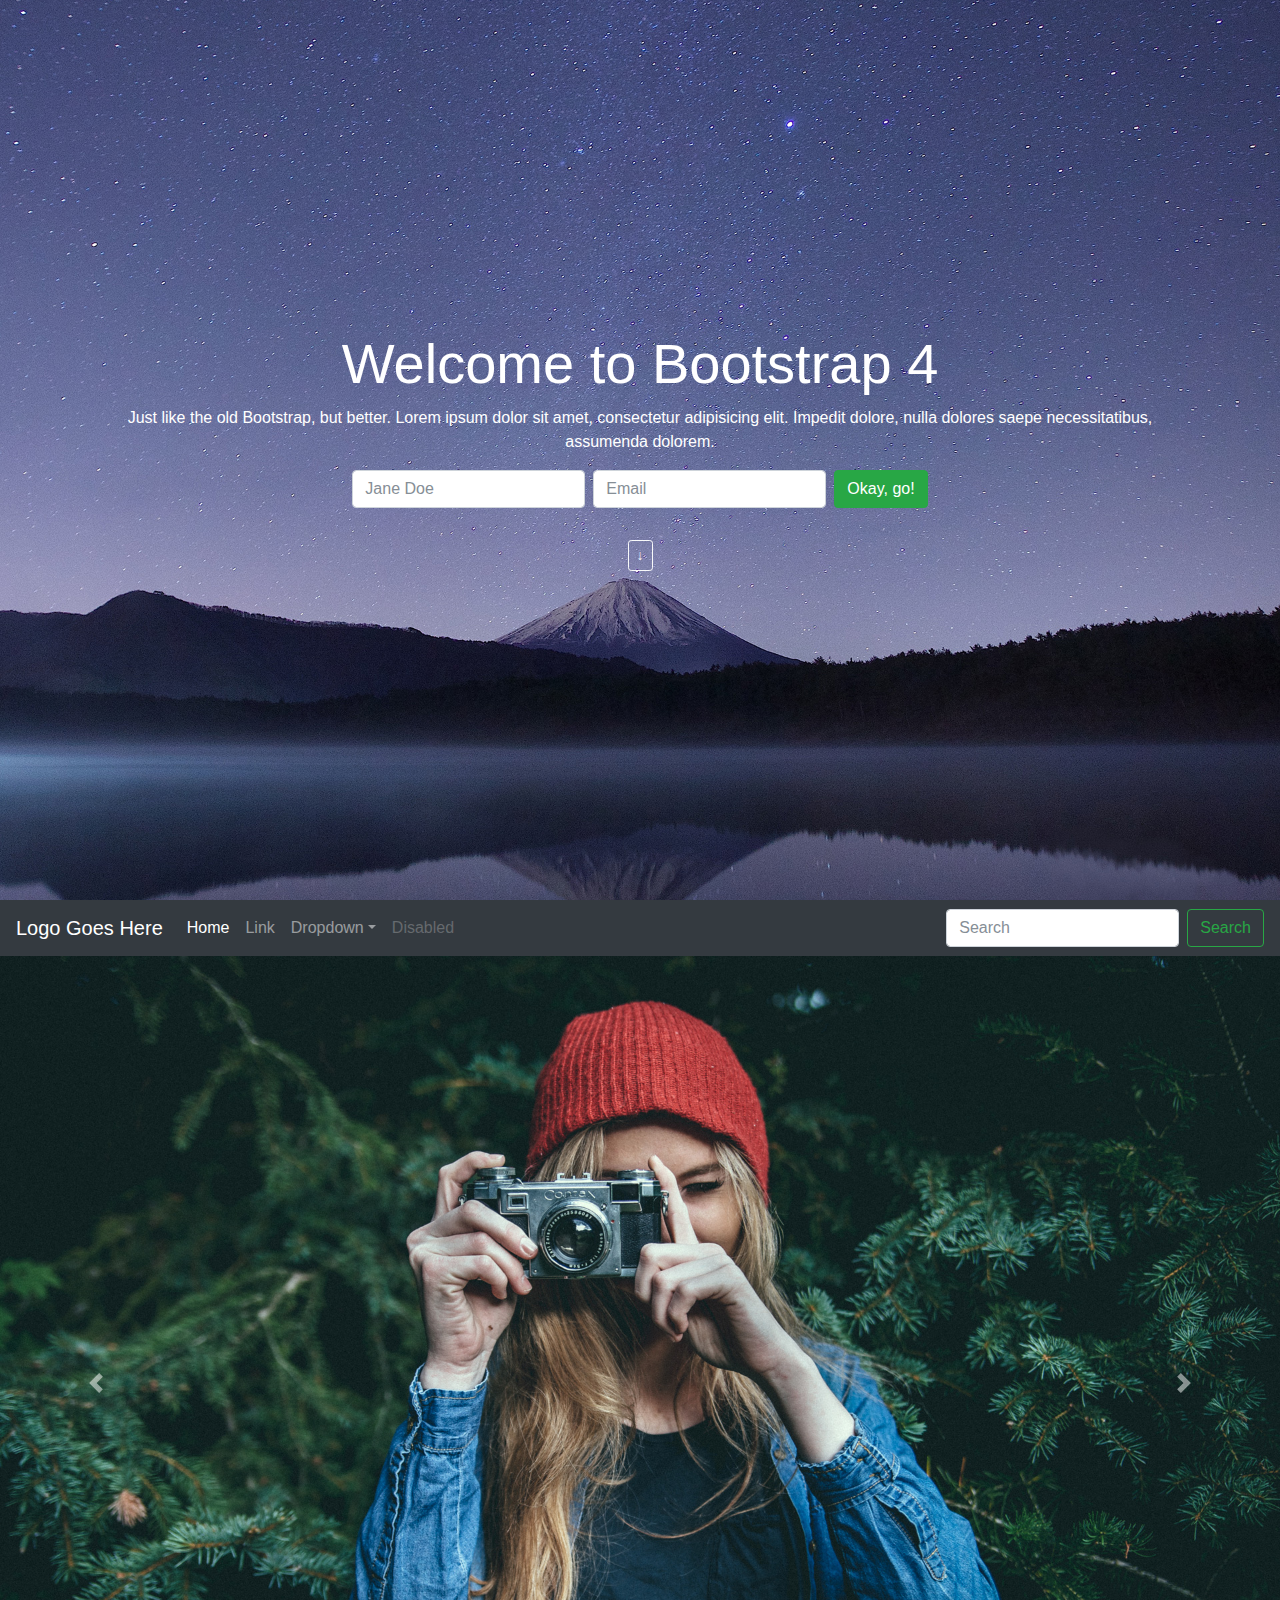
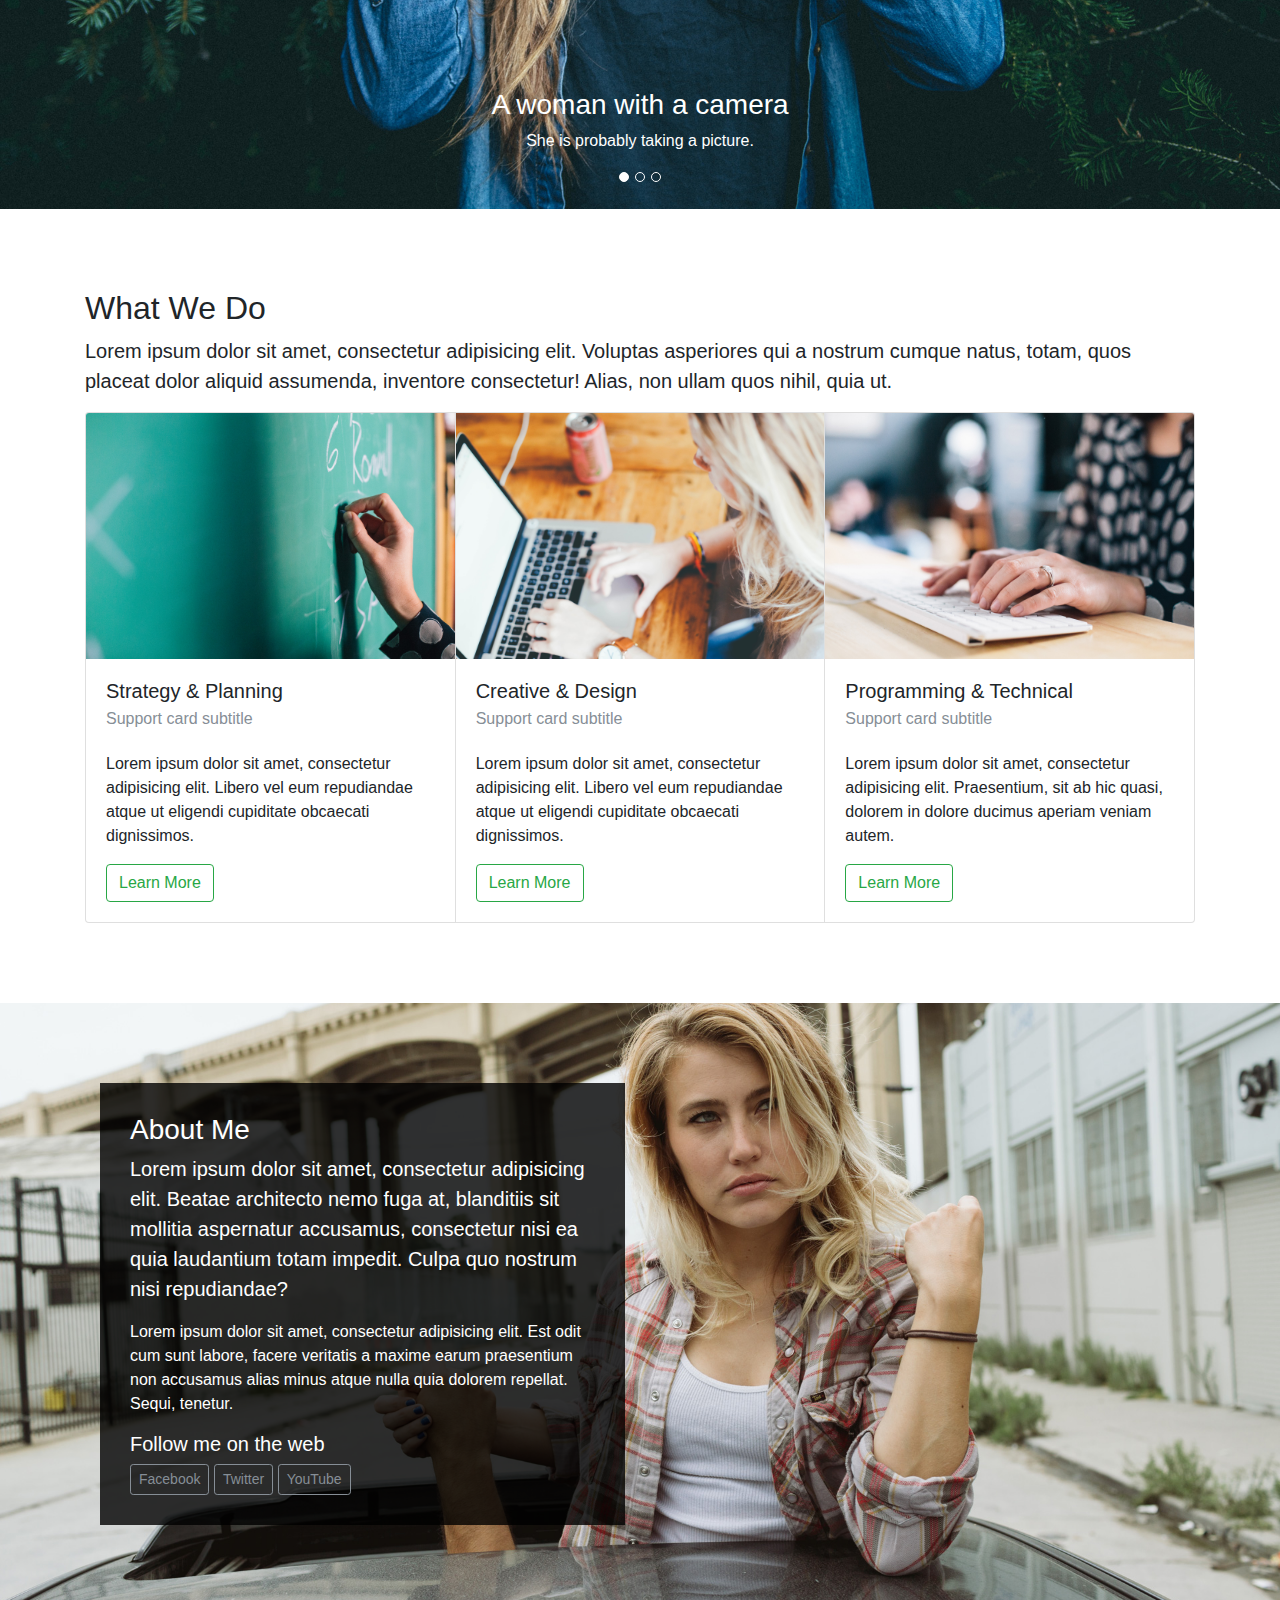
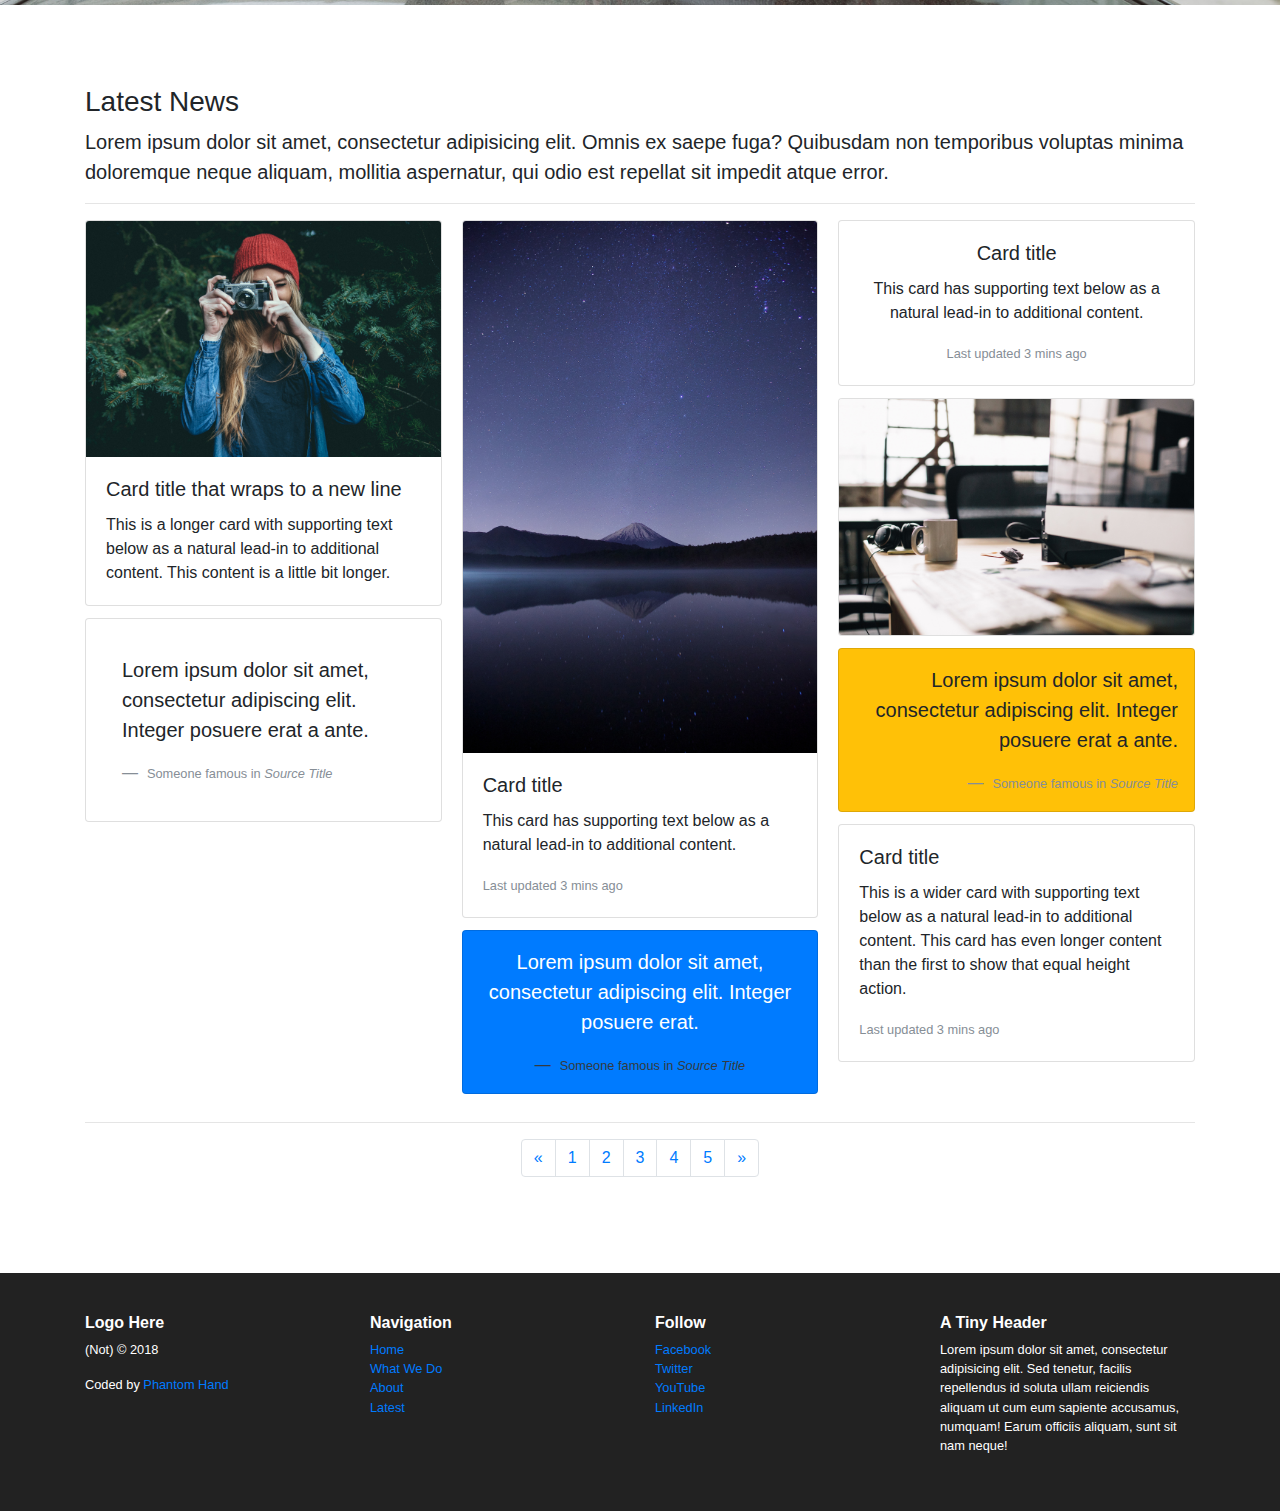
<file: index.html>
<!DOCTYPE html>
<html lang="en">
  <head>
    <!-- Required meta tags -->
    <meta charset="utf-8">
    <meta name="viewport" content="width=device-width, initial-scale=1, shrink-to-fit=no">

    <!-- Bootstrap CSS -->
    <link rel="stylesheet" href="css/bootstrap.min.css">
    
    <!-- Custom CSS-->
    <link rel="stylesheet" href="style.css">
    
  </head>
  <body>

    <!-- Cover Section -->
    <section id="cover">
        <div id="cover-caption">
            <div class="container">
                <div class="col-sm-10 col-sm-offset-1"></div>
                    <h1 class="display-4">Welcome to Bootstrap 4</h1>
                    <p>Just like the old Bootstrap, but better. Lorem ipsum dolor sit amet, consectetur adipisicing elit. Impedit dolore, nulla dolores saepe necessitatibus, assumenda dolorem.</p>
                    
                    <form class="form-inline justify-content-center">
                        <label class="sr-only" for="inlineFormInputName">Name</label>
                        <input type="text" class="form-control mb-2 mr-sm-2" id="inlineFormInputName2" placeholder="Jane Doe">

                      <label class="sr-only" for="inlineFormInputGroupEmail">Email</label>
                      <div class="input-group mb-2 mr-sm-2">

                        <input type="text" class="form-control" id="inlineFormInputGroupEmail" placeholder="Email">
                      </div>

                      <button type="submit" class="btn btn-success mb-2">Okay, go!</button>
                    </form>
                    
                    <br>
                    
                    <a href="#nav-main" class="btn btn-outline-light btn-sm" role="button">&darr;</a>
            </div>
        </div>
    </section>
    <!-- / Cover Section -->
    
    <!-- Navigation -->
    <nav class="navbar navbar-expand-lg navbar-dark bg-dark" id="nav-main">
        <a class="navbar-brand" href="#">Logo Goes Here</a>
        <button class="navbar-toggler" type="button" data-toggle="collapse" data-target="#navbarSupportedContent" aria-controls="navbarSupportedContent" aria-expanded="false" aria-label="Toggle navigation">
        <span class="navbar-toggler-icon"></span>
        </button>

        <div class="collapse navbar-collapse" id="navbarSupportedContent">
            <ul class="navbar-nav mr-auto">
                <li class="nav-item active">
                    <a class="nav-link" href="#">Home <span class="sr-only">(current)</span></a>
                </li>
                <li class="nav-item">
                    <a class="nav-link" href="#">Link</a>
                </li>
                <li class="nav-item dropdown">
                    <a class="nav-link dropdown-toggle" href="#" id="navbarDropdown" role="button" data-toggle="dropdown" aria-haspopup="true" aria-expanded="false">Dropdown</a>
                    <div class="dropdown-menu" aria-labelledby="navbarDropdown">
                        <a class="dropdown-item" href="#">Action</a>
                        <a class="dropdown-item" href="#">Another action</a>
                        <div class="dropdown-divider"></div>
                        <a class="dropdown-item" href="#">Something else here</a>
                    </div>
                </li>
                <li class="nav-item">
                    <a class="nav-link disabled" href="#">Disabled</a>
                </li>
            </ul>
            
            <form class="form-inline my-2 my-lg-0">
                <input class="form-control mr-sm-2" type="search" placeholder="Search" aria-label="Search">
                <button class="btn btn-outline-success my-2 my-sm-0" type="submit">Search</button>
            </form>
        </div>
    </nav>
    <!-- / Navigation -->
    
    <!-- Carousel -->
    <section id="carousel">
        <div id="carousel-home" class="carousel slide" data-ride="carousel" data-interval="3750">
            <ol class="carousel-indicators">
                <li data-target="#carousel-home" data-slide-to="0" class="active"></li>
                <li data-target="#carousel-home" data-slide-to="1"></li>
                <li data-target="#carousel-home" data-slide-to="2"></li>
            </ol>
            <div class="carousel-inner">
                <div class="carousel-item active">
                  <img class="d-block w-100" src="img/woman-camera.jpg" alt="Woman taking picture with camera">

                  <div class="carousel-caption">
                      <h3>A woman with a camera</h3>
                      <p>She is probably taking a picture.</p>    
                  </div>
                </div>

                <div class="carousel-item">
                    <img class="d-block w-100" src="img/spiderweb.jpg" alt="A wet spiderweb">

                    <div class="carousel-caption">
                        <h3>Down came the rain</h3>
                        <p>And washed the spider out</p>
                    </div>
                </div>

                <div class="carousel-item">
                    <img class="d-block w-100" src="img/hearthand.jpg" alt="Two hands making a heart shape">

                    <div class="carousel-caption">
                        <h3>Making a heart shape</h3>
                        <p>With your hands...</p>
                    </div>
                </div>
                
            </div>
            <a class="carousel-control-prev" href="#carousel-home" role="button" data-slide="prev">
            <span class="carousel-control-prev-icon" aria-hidden="true"></span>
            <span class="sr-only">Previous</span>
            </a>
            <a class="carousel-control-next" href="#carousel-home" role="button" data-slide="next">
            <span class="carousel-control-next-icon" aria-hidden="true"></span>
            <span class="sr-only">Next</span>
            </a>
        </div>
    </section>
    <!-- / Carousel -->
    
    <!-- What We Do-->
    <section id="what-we-do">
        <div class="section-content">
           <div class="container">
                <h2>What We Do</h2>
                <p class="lead">Lorem ipsum dolor sit amet, consectetur adipisicing elit. Voluptas asperiores qui a nostrum cumque natus, totam, quos placeat dolor aliquid assumenda, inventore consectetur! Alias, non ullam quos nihil, quia ut.</p>

                <div class="row">
                    <div class="col-sm-12">
                        <div class="card-group">
                            
                            <!-- Card 1 -->
                            <div class="card">
                                <img class="card-img-top" src="img/chalkboard.jpg" alt="Person writing on a chalkboard">
                                <div class="card-body">
                                    <h5 class="card-title">Strategy &amp; Planning</h5>
                                    <h6 class="card-subtitle text-muted">Support card subtitle</h6>
                                    
                                    <br>
                                    
                                    <p class="card-text">Lorem ipsum dolor sit amet, consectetur adipisicing elit. Libero vel eum repudiandae atque ut eligendi cupiditate obcaecati dignissimos.</p>

                                    <button type="button" class="btn btn-outline-success" data-toggle="modal" data-target="#myModal">Learn More</button>
                                </div>
                            </div>
                            <!-- Card 1 -->

                            <!-- Card 2 -->
                            <div class="card">
                                <img class="card-img-top" src="img/working.jpg" alt="Person working on a laptop">
                                <div class="card-body">
                                    <h5 class="card-title">Creative &amp; Design</h5>
                                    <h6 class="card-subtitle text-muted">Support card subtitle</h6>
                                
                                    <br>
                                   
                                    <p class="card-text">Lorem ipsum dolor sit amet, consectetur adipisicing elit. Libero vel eum repudiandae atque ut eligendi cupiditate obcaecati dignissimos.</p>

                                    <button type="button" class="btn btn-outline-success" data-toggle="modal" data-target="#myModal">Learn More</button>
                                </div>
                            </div>
                            <!-- Card 2 -->

                            <!-- / Card 3 -->
                            <div class="card">
                                <img class="card-img-top" src="img/programming.jpg" alt="Person typing on a keyboard">
                                
                                <div class="card-body">
                                    <h5 class="card-title">Programming &amp; Technical</h5>
                                    <h6 class="card-subtitle text-muted">Support card subtitle</h6>
                                    
                                    <br>
                                    
                                    <p class="card-text">Lorem ipsum dolor sit amet, consectetur adipisicing elit. Praesentium, sit ab hic quasi, dolorem in dolore ducimus aperiam veniam autem.</p>

                                    <button type="button" class="btn btn-outline-success" data-toggle="modal" data-target="#myModal">Learn More</button>
                                </div>
                            </div>
                            <!-- / Card 3 -->
                        </div>
                    </div>
                </div>
            </div>
        </div>  
    </section>
    <!-- / What We Do-->
    
    <!-- About -->
    <section id="about">
        <div class="section-content">
            <div class="container">
                <div class="col-md-6">
                    <div class="about-text">
                        <h3>About Me</h3>
                        
                        <p class="lead">Lorem ipsum dolor sit amet, consectetur adipisicing elit. Beatae architecto nemo fuga at, blanditiis sit mollitia aspernatur accusamus, consectetur nisi ea quia laudantium totam impedit. Culpa quo nostrum nisi repudiandae?</p>
                        
                        <p>Lorem ipsum dolor sit amet, consectetur adipisicing elit. Est odit cum sunt labore, facere veritatis a maxime earum praesentium non accusamus alias minus atque nulla quia dolorem repellat. Sequi, tenetur.</p>
                        
                        <h5>Follow me on the web</h5>
                        
                        <a href="#" class="btn btn-sm btn-outline-secondary">Facebook</a>
                        <a href="#" class="btn btn-sm btn-outline-secondary">Twitter</a>
                        <a href="#" class="btn btn-sm btn-outline-secondary">YouTube</a>
                    </div>
                </div>
            </div>
        </div>
    </section>
    <!-- / About -->
    
    <!-- News -->
    <section id="news">
        <div class="section-content">
            <div class="container">
                <h3>Latest News</h3>
                
                <p class="lead">Lorem ipsum dolor sit amet, consectetur adipisicing elit. Omnis ex saepe fuga? Quibusdam non temporibus voluptas minima doloremque neque aliquam, mollitia aspernatur, qui odio est repellat sit impedit atque error.</p>
                
                <hr>
                
                <!-- Card Columns -->
                <div class="row">
                    <div class="col-sm-12">
                        
                    <div class="card-columns">
                        
                        <div class="card">
                            <img class="card-img-top" src="img/woman-camera.jpg" alt="Woman with a camera">
                            <div class="card-body">
                                <h5 class="card-title">Card title that wraps to a new line</h5>
                                
                                <p class="card-text">This is a longer card with supporting text below as a natural lead-in to additional content. This content is a little bit longer.</p>
                            </div>
                        </div>
                        
                    <div class="card p-3">
                        <blockquote class="blockquote mb-0 card-body">
                            <p>Lorem ipsum dolor sit amet, consectetur adipiscing elit. Integer posuere erat a ante.</p>
                        <footer class="blockquote-footer">
                            <small class="text-muted">
                            Someone famous in <cite title="Source Title">Source Title</cite>
                            </small>
                        </footer>
                    </blockquote>
                    </div>
                    
                    <div class="card">
                        <img class="card-img-top" src="img/stars.jpg" alt="Landscape photo with stars">
                        <div class="card-body">
                            <h5 class="card-title">Card title</h5>
                            <p class="card-text">This card has supporting text below as a natural lead-in to additional content.</p>
                            <p class="card-text"><small class="text-muted">Last updated 3 mins ago</small></p>
                        </div>
                    </div>
                    
                    <div class="card bg-primary text-white text-center p-3">
                        <blockquote class="blockquote mb-0">
                            <p>Lorem ipsum dolor sit amet, consectetur adipiscing elit. Integer posuere erat.</p>
                            <footer class="blockquote-footer text-dark">
                                <small>
                                Someone famous in <cite title="Source Title">Source Title</cite>
                                </small>
                            </footer>
                        </blockquote>
                    </div>
                    
                    <div class="card text-center">
                        <div class="card-body">
                            <h5 class="card-title">Card title</h5>
                            
                            <p class="card-text">This card has supporting text below as a natural lead-in to additional content.</p>
                            
                            <p class="card-text"><small class="text-muted">Last updated 3 mins ago</small></p>
                        </div>
                    </div>
                    
                    <div class="card">
                        <img class="card-img" src="img/computer.jpg" alt="Desk with a computer">
                    </div>
                       
                    <div class="card p-3 text-right bg-warning card-inverse">
                        <blockquote class="blockquote mb-0">
                            <p>Lorem ipsum dolor sit amet, consectetur adipiscing elit. Integer posuere erat a ante.</p>

                            <footer class="blockquote-footer">
                                <small class="text-muted">
                                Someone famous in <cite title="Source Title">Source Title</cite>
                                </small>
                            </footer>
                        </blockquote>
                    </div>
                    
                    <div class="card">
                        <div class="card-body">
                            <h5 class="card-title">Card title</h5>
                        
                            <p class="card-text">This is a wider card with supporting text below as a natural lead-in to additional content. This card has even longer content than the first to show that equal height action.</p>
                        
                            <p class="card-text"><small class="text-muted">Last updated 3 mins ago</small></p>
                        </div>
                    </div>
                    
                    </div>
                        
                    </div>
                </div>
                <!-- / Card Columns -->
                
                <hr>
                
                <!-- Pagination -->
                <nav aria-label="Page navigation example">
                    <ul class="pagination justify-content-center">
                        <li class="page-item">
                            <a class="page-link" href="#" aria-label="Previous">
                                <span aria-hidden="true">&laquo;</span>
                                <span class="sr-only">Previous</span>
                            </a>
                        </li>
                        <li class="page-item"><a class="page-link" href="#">1</a></li>
                        <li class="page-item"><a class="page-link" href="#">2</a></li>
                        <li class="page-item"><a class="page-link" href="#">3</a></li>
                        <li class="page-item"><a class="page-link" href="#">4</a></li>
                        <li class="page-item"><a class="page-link" href="#">5</a></li>
                        <li class="page-item">
                            <a class="page-link" href="#" aria-label="Next">
                                <span aria-hidden="true">&raquo;</span>
                                <span class="sr-only">Next</span>
                            </a>
                        </li>
                    </ul>
                </nav>
                <!-- / Pagination -->
                
            </div>
        </div>
    </section>
    <!-- / News -->
    
    <footer id="footer-main">
        <div class="container">
            <div class="row">
                <div class="col-sm-3">
                    <h6>Logo Here</h6>
                    <p>(Not) &copy; 2018</p>
                    <p>Coded by <a href="https://github.com/phantomhand">Phantom Hand</a></p>
                </div>
                <div class="col-sm-3">
                    <h6>Navigation</h6>
                    <ul class="list-unstyled">
                        <li><a href="#">Home</a></li>
                        <li><a href="#">What We Do</a></li>
                        <li><a href="#">About</a></li>
                        <li><a href="#">Latest</a></li>
                    </ul>
                </div>
                <div class="col-sm-3">
                    <h6>Follow</h6>
                    <ul class="list-unstyled">
                        <li><a href="#">Facebook</a></li>
                        <li><a href="#">Twitter</a></li>
                        <li><a href="#">YouTube</a></li>
                        <li><a href="#">LinkedIn</a></li>
                    </ul>
                </div>
                <div class="col-sm-3">
                    <h6>A Tiny Header</h6>
                    
                    <p>Lorem ipsum dolor sit amet, consectetur adipisicing elit. Sed tenetur, facilis repellendus id soluta ullam reiciendis aliquam ut cum eum sapiente accusamus, numquam! Earum officiis aliquam, sunt sit nam neque!</p>
                </div>
            </div>
        </div>
    </footer>

    <!-- Optional JavaScript -->
    <!-- jQuery first, then Popper.js, then Bootstrap JS -->
    <script src="https://code.jquery.com/jquery-3.2.1.slim.min.js" integrity="sha384-KJ3o2DKtIkvYIK3UENzmM7KCkRr/rE9/Qpg6aAZGJwFDMVNA/GpGFF93hXpG5KkN" crossorigin="anonymous"></script>
    <script src="https://cdnjs.cloudflare.com/ajax/libs/popper.js/1.12.9/umd/popper.min.js" integrity="sha384-ApNbgh9B+Y1QKtv3Rn7W3mgPxhU9K/ScQsAP7hUibX39j7fakFPskvXusvfa0b4Q" crossorigin="anonymous"></script>
    <script src="js/bootstrap.min.js"></script>
  </body>
</html>
</file>
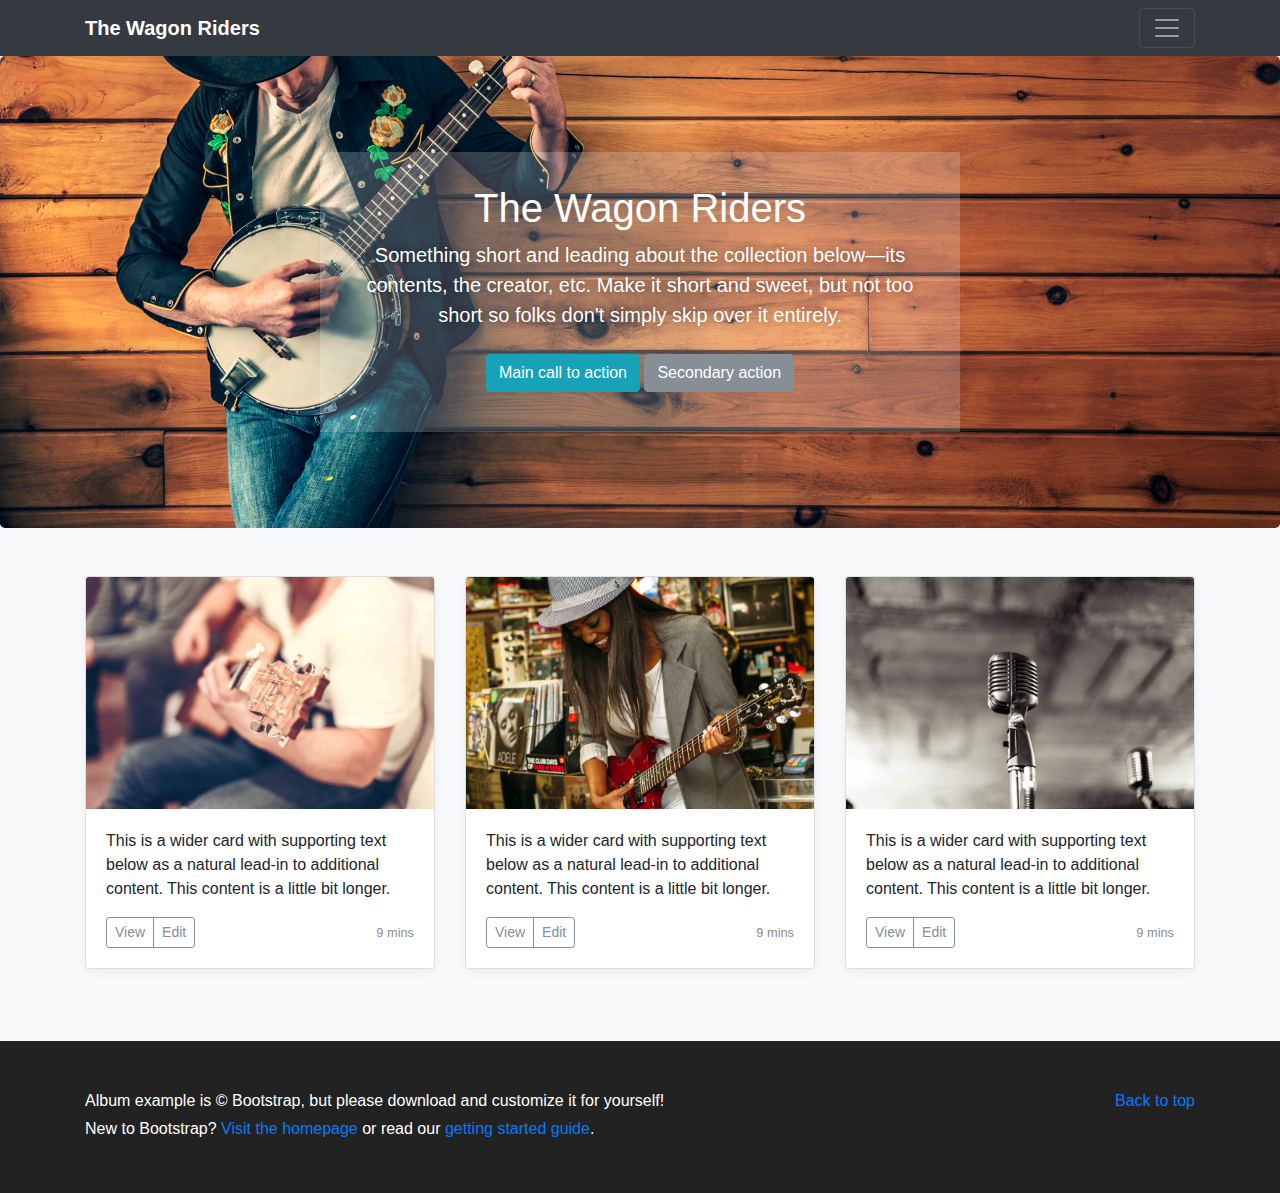
<file: band.html>
<!DOCTYPE html>
<html lang="en">
  <head>
    <!-- Required meta tags -->
    <meta charset="utf-8">
    <meta name="viewport" content="width=device-width, initial-scale=1, shrink-to-fit=no">

    <!-- Bootstrap CSS -->
    <link rel="stylesheet" href="css/bootstrap.min.css">
    
    <!-- Custom CSS-->
    <link rel="stylesheet" href="band.css">
    
    </head>
    <body>
    
    <header>
      <div class="collapse bg-dark" id="navbarHeader">
        <div class="container">
          <div class="row">
            <div class="col-sm-8 col-md-7 py-4">
              <h4 class="text-white">About</h4>
              <p class="text-muted">Add some information about the album below, the author, or any other background context. Make it a few sentences long so folks can pick up some informative tidbits. Then, link them off to some social networking sites or contact information.</p>
            </div>
            <div class="col-sm-4 offset-md-1 py-4">
              <h4 class="text-white">Contact</h4>
              <ul class="list-unstyled">
                <li><a href="#" class="text-white">Follow on Twitter</a></li>
                <li><a href="#" class="text-white">Like on Facebook</a></li>
                <li><a href="#" class="text-white">Email me</a></li>
              </ul>
            </div>
          </div>
        </div>
      </div>
      <div class="navbar navbar-dark bg-dark box-shadow">
        <div class="container d-flex justify-content-between">
          <a href="#" class="navbar-brand d-flex align-items-center">
          
           <!-- Camera Icon SVG (not needed)-->
           <!-- <svg xmlns="http://www.w3.org/2000/svg" width="20" height="20" viewBox="0 0 24 24" fill="none" stroke="currentColor" stroke-width="2" stroke-linecap="round" stroke-linejoin="round" class="mr-2"><path d="M23 19a2 2 0 0 1-2 2H3a2 2 0 0 1-2-2V8a2 2 0 0 1 2-2h4l2-3h6l2 3h4a2 2 0 0 1 2 2z"></path><circle cx="12" cy="13" r="4"></circle></svg> -->
            <strong>The Wagon Riders</strong>
          </a>
          <button class="navbar-toggler" type="button" data-toggle="collapse" data-target="#navbarHeader" aria-controls="navbarHeader" aria-expanded="false" aria-label="Toggle navigation">
            <span class="navbar-toggler-icon"></span>
          </button>
        </div>
      </div>
    </header>

    <main role="main">

      <section class="jumbotron text-center">
        <div class="container">
          <h1 class="jumbotron-heading">The Wagon Riders</h1>
          <p class="lead">Something short and leading about the collection below—its contents, the creator, etc. Make it short and sweet, but not too short so folks don't simply skip over it entirely.</p>
          <div>
            <a href="#" class="btn btn-info my-2">Main call to action</a>
            <a href="#" class="btn btn-secondary my-2">Secondary action</a>
          </div>
        </div>
      </section>

      <div class="album py-5 bg-light">
        <div class="container">

          <div class="row">
            <div class="col-md-4">
              <div class="card mb-4 box-shadow">
                <img class="card-img-top" src="img/guitar.jpg" alt="Guitar">
                <div class="card-body">
                  <p class="card-text">This is a wider card with supporting text below as a natural lead-in to additional content. This content is a little bit longer.</p>
                  <div class="d-flex justify-content-between align-items-center">
                    <div class="btn-group">
                      <button type="button" class="btn btn-sm btn-outline-secondary">View</button>
                      <button type="button" class="btn btn-sm btn-outline-secondary">Edit</button>
                    </div>
                    <small class="text-muted">9 mins</small>
                  </div>
                </div>
              </div>
            </div>
            <div class="col-md-4">
              <div class="card mb-4 box-shadow">
                <img class="card-img-top" src="img/lady-guitar.jpg" alt="Woman playing guitar">
                <div class="card-body">
                  <p class="card-text">This is a wider card with supporting text below as a natural lead-in to additional content. This content is a little bit longer.</p>
                  <div class="d-flex justify-content-between align-items-center">
                    <div class="btn-group">
                      <button type="button" class="btn btn-sm btn-outline-secondary">View</button>
                      <button type="button" class="btn btn-sm btn-outline-secondary">Edit</button>
                    </div>
                    <small class="text-muted">9 mins</small>
                  </div>
                </div>
              </div>
            </div>
            <div class="col-md-4">
              <div class="card mb-4 box-shadow">
                <img class="card-img-top" src="img/mic.jpg" alt="A microphone">
                <div class="card-body">
                  <p class="card-text">This is a wider card with supporting text below as a natural lead-in to additional content. This content is a little bit longer.</p>
                  <div class="d-flex justify-content-between align-items-center">
                    <div class="btn-group">
                      <button type="button" class="btn btn-sm btn-outline-secondary">View</button>
                      <button type="button" class="btn btn-sm btn-outline-secondary">Edit</button>
                    </div>
                    <small class="text-muted">9 mins</small>
                  </div>
                </div>
              </div>
            </div>

          </div>
        </div>
      </div>

    </main>

    <footer class="text-muted">
      <div class="container">
        <p class="float-right">
          <a href="#">Back to top</a>
        </p>
        <p>Album example is &copy; Bootstrap, but please download and customize it for yourself!</p>
        <p>New to Bootstrap? <a href="../../">Visit the homepage</a> or read our <a href="../../getting-started/">getting started guide</a>.</p>
      </div>
    </footer>
  
  
    <!-- jQuery first, then Popper.js, then Bootstrap JS -->
    <script src="https://code.jquery.com/jquery-3.2.1.slim.min.js" integrity="sha384-KJ3o2DKtIkvYIK3UENzmM7KCkRr/rE9/Qpg6aAZGJwFDMVNA/GpGFF93hXpG5KkN" crossorigin="anonymous"></script>
    <script src="https://cdnjs.cloudflare.com/ajax/libs/popper.js/1.12.9/umd/popper.min.js" integrity="sha384-ApNbgh9B+Y1QKtv3Rn7W3mgPxhU9K/ScQsAP7hUibX39j7fakFPskvXusvfa0b4Q" crossorigin="anonymous"></script>
    <script src="js/bootstrap.min.js"></script>
    </body>
</html>
</file>
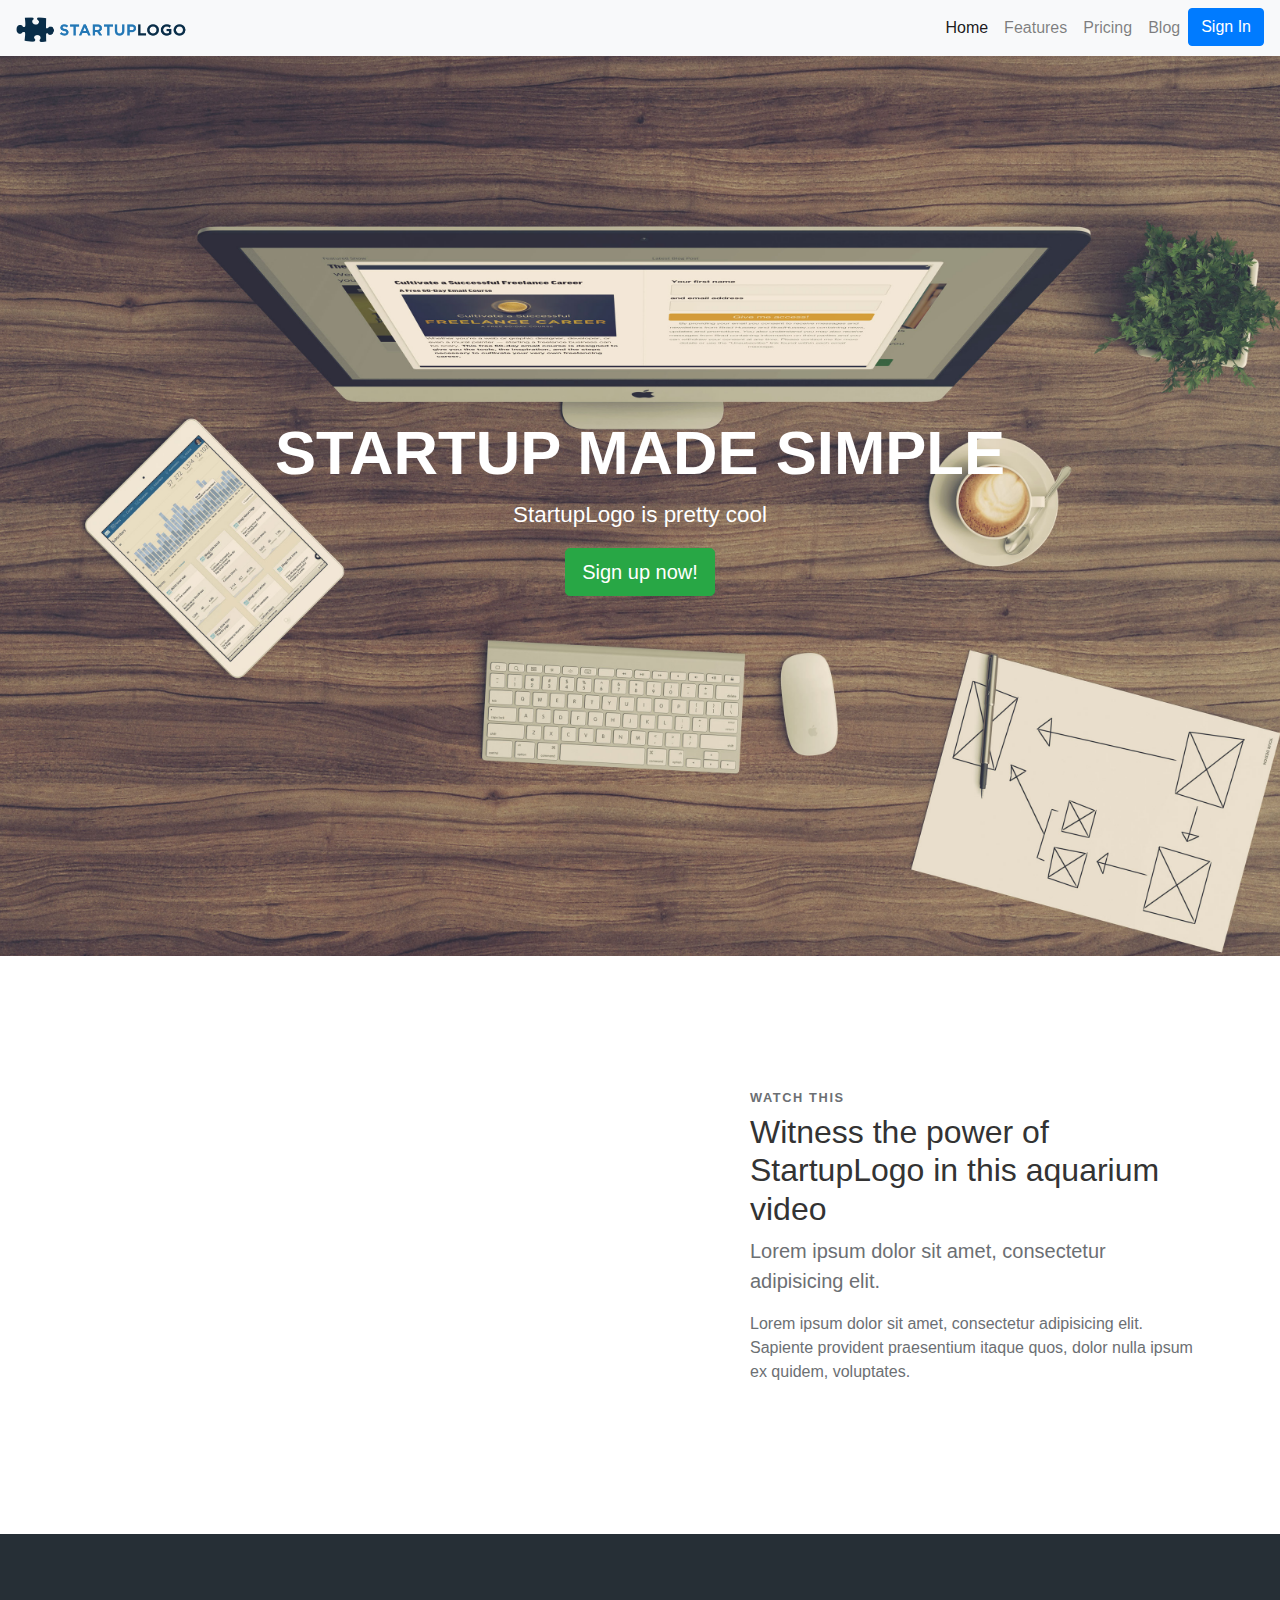
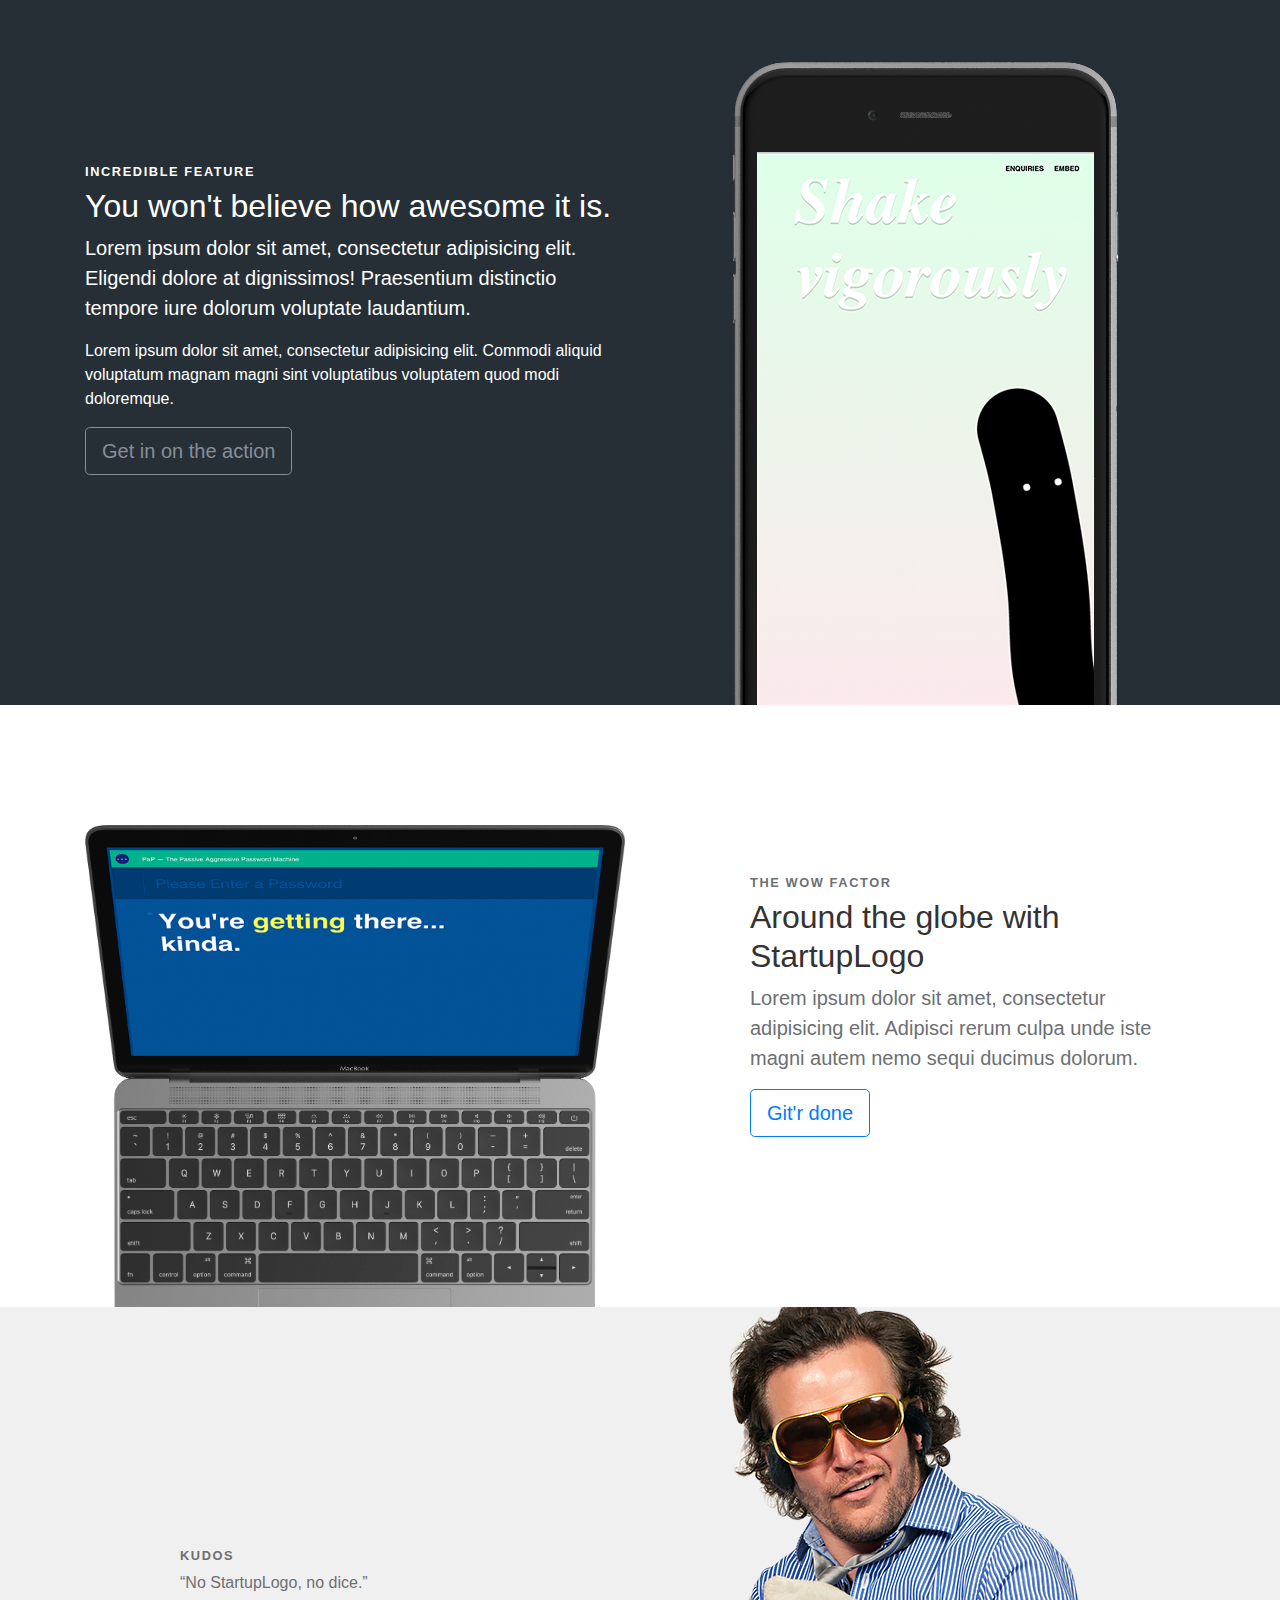
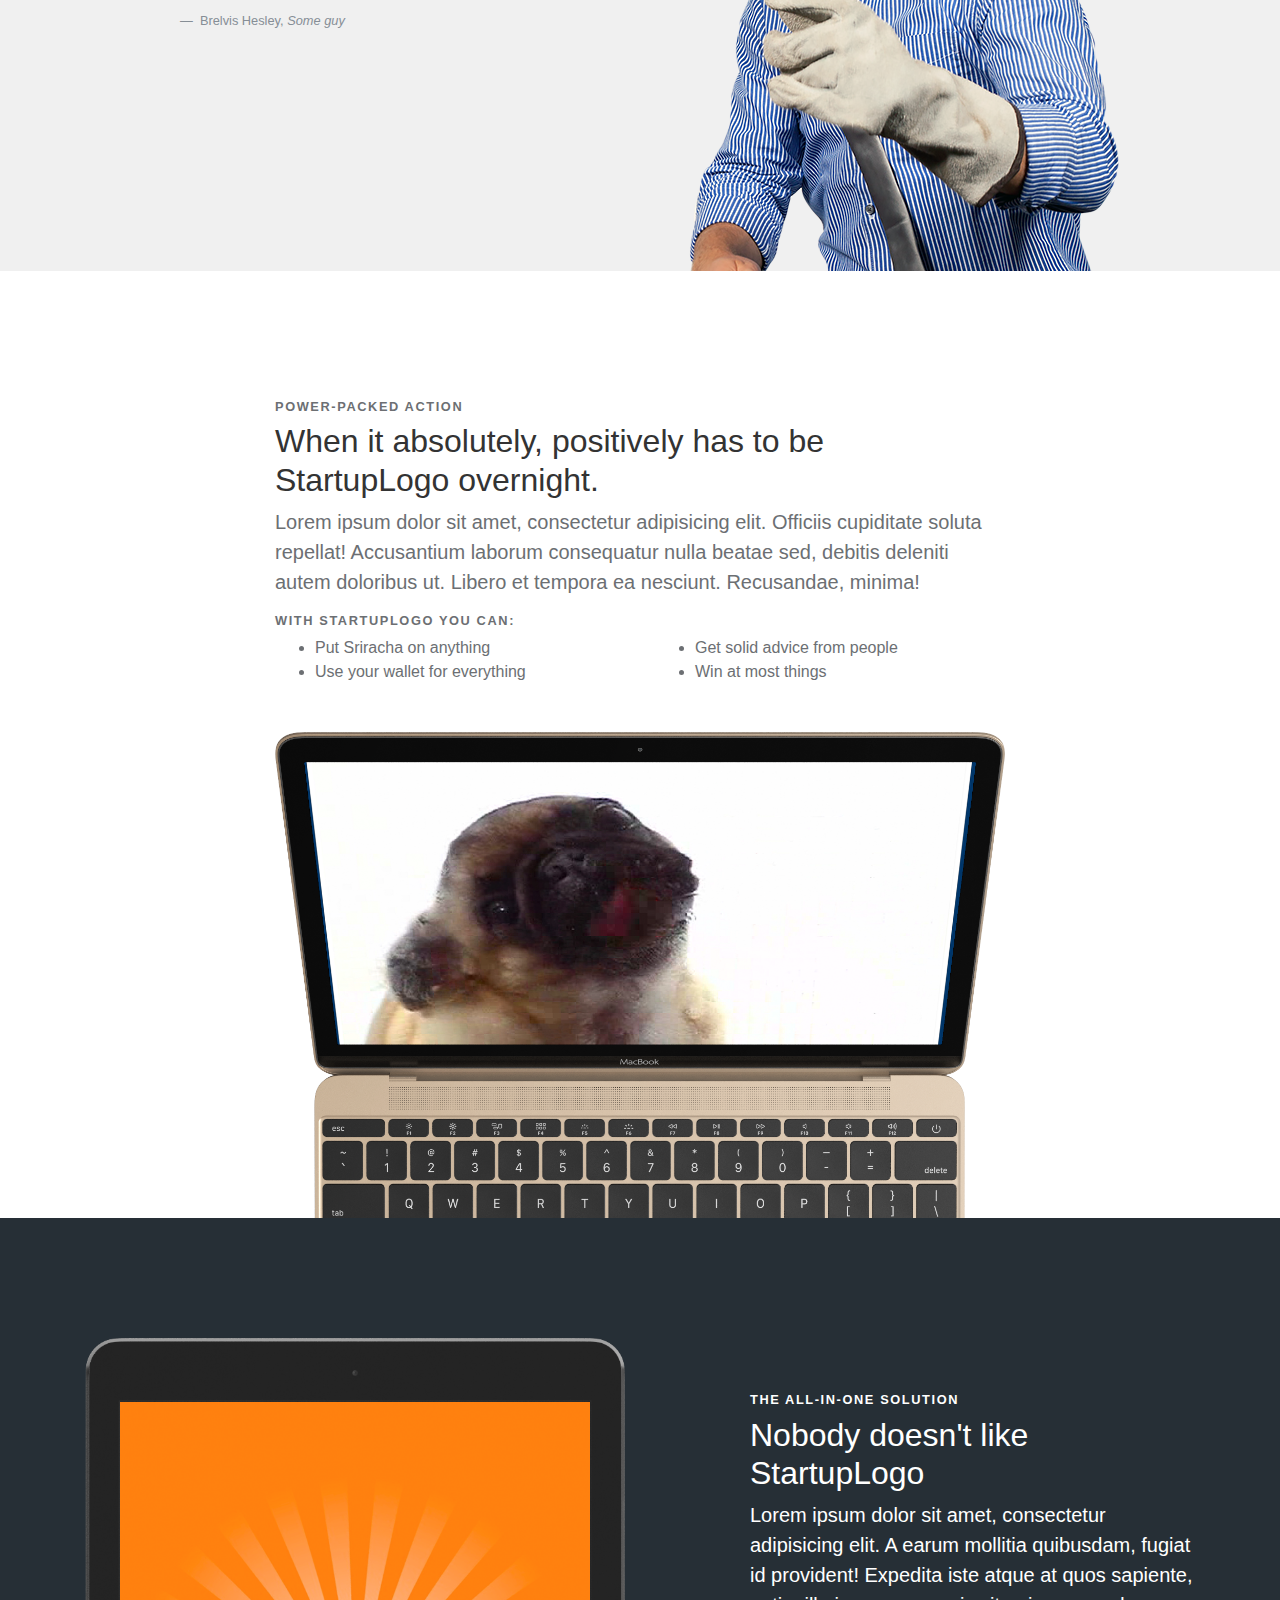
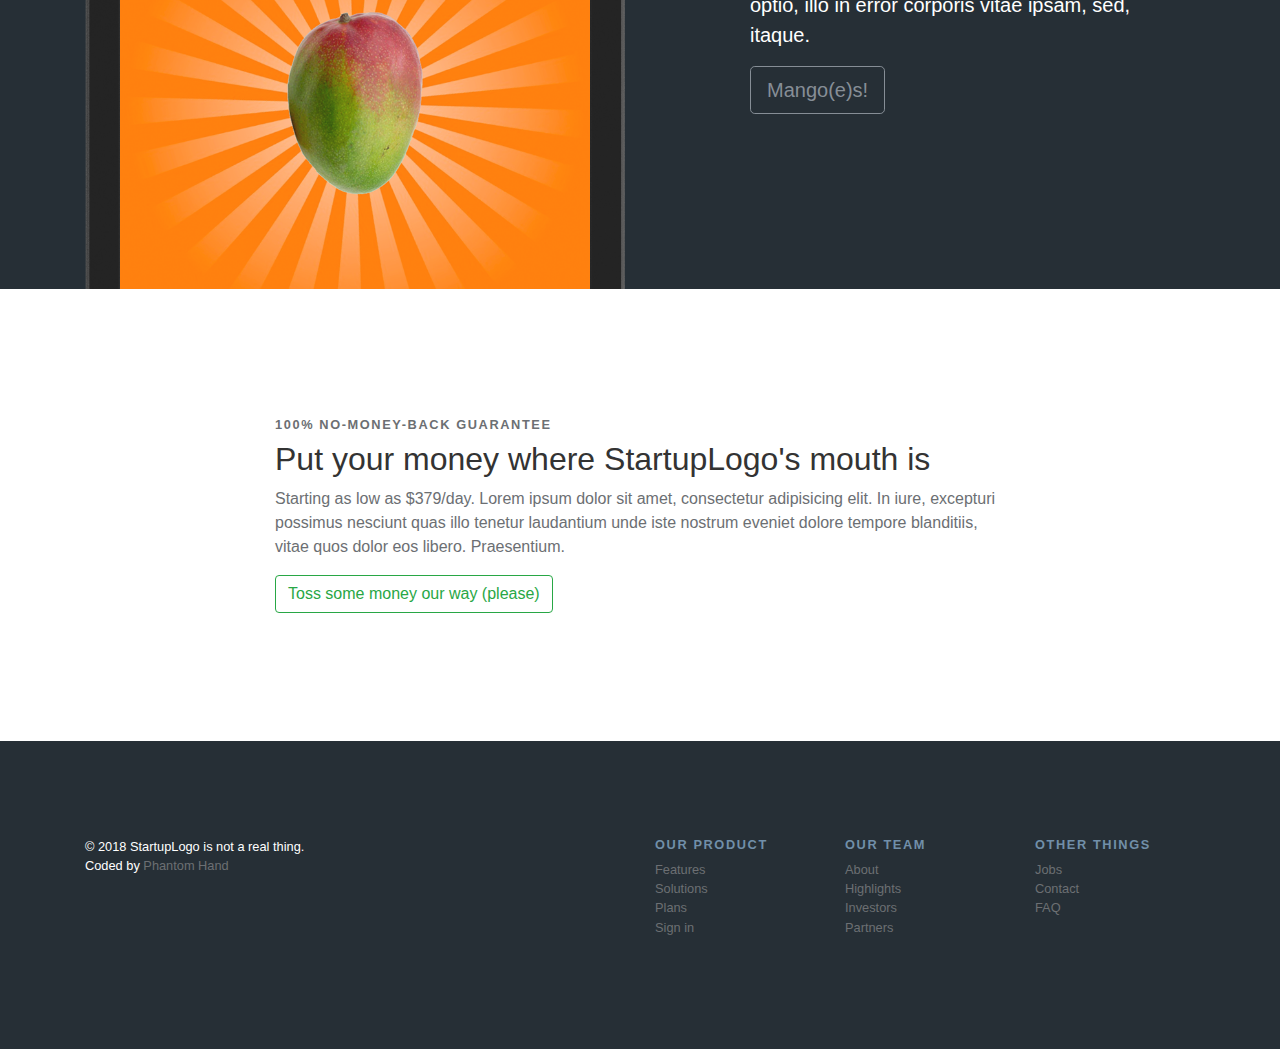
<file: startup.html>
<!DOCTYPE html>
<html lang="en">
  <head>
    <!-- Required meta tags -->
    <meta charset="utf-8">
    <meta name="viewport" content="width=device-width, initial-scale=1, shrink-to-fit=no">

    <!-- Bootstrap CSS -->
    <link rel="stylesheet" href="css/bootstrap.min.css">
    
    <!-- Custom CSS-->
    <link rel="stylesheet" href="startup.css">
    
  </head>
  <body>
  
    <!-- Navigation -->
    <nav class="navbar navbar-expand-lg navbar-light bg-light navbar-fixed-top">
        <a class="navbar-brand" href="#"><img src="img/logo.png" alt="startup.logo" height="26"></a>
        <button class="navbar-toggler" type="button" data-toggle="collapse" data-target="#startupNavbar" aria-controls="navbarNav" aria-expanded="false" aria-label="Toggle navigation">
            <span class="navbar-toggler-icon"></span>
        </button>
        <div class="collapse navbar-collapse" id="startupNavbar">
            <ul class="navbar-nav ml-auto">
                <li class="nav-item active">
                    <a class="nav-link" href="#">Home <span class="sr-only">(current)</span></a>
                </li>
                <li class="nav-item">
                    <a class="nav-link" href="#">Features</a>
                </li>
                <li class="nav-item">
                    <a class="nav-link" href="#">Pricing</a>
                </li>
                <li class="nav-item">
                    <a class="nav-link" href="#">Blog</a>
                </li>
                <li class="nav-item">
                    <a class="btn btn-primary" href="#">Sign In</a>
                </li>
            </ul>
        </div>
    </nav>
    <!-- / Navigation -->
    
    <!-- Stage -->
    <div id="stage">
        <div id="stage-caption">
            <h1 class="display-3">Startup made simple</h1>
            <p>StartupLogo is pretty cool</p>
            <a href="#" class="btn btn-lg btn-success">Sign up now!</a>
        </div>
    </div>
    <!-- / Stage -->  
    
    <!-- Feature 1 -->
    <section id="feature-one">
        <div class="container">
            <div class="row feature-content">
                <div class="col-lg-6">
                    <iframe width="110%" height="315" src="https://www.youtube-nocookie.com/embed/rpbVJ1XATPw?rel=0&amp;showinfo=0" frameborder="0" allow="autoplay; encrypted-media" allowfullscreen></iframe>
                </div>
                <div class="col-lg-5 offset-lg-1">
                    <h6>Watch This</h6>
                    <h2>Witness the power of StartupLogo in this aquarium video</h2>
                    <p class="lead">Lorem ipsum dolor sit amet, consectetur adipisicing elit.</p>
                    <p>Lorem ipsum dolor sit amet, consectetur adipisicing elit. Sapiente provident praesentium itaque quos, dolor nulla ipsum ex quidem, voluptates.</p>
                </div>
            </div>
        </div>
    </section>
    <!-- / Feature 1 -->
    
    <!-- Feature 2 -->
    <section id="feature-two" class="feature-dark">
        <div class="container">
            <div class="row feature-content">
                <div class="col-lg-6 feature caption">
                    <h6>Incredible Feature</h6>
                    <h2>You won't believe how awesome it is.</h2>
                    <p class="lead">Lorem ipsum dolor sit amet, consectetur adipisicing elit. Eligendi dolore at dignissimos! Praesentium distinctio tempore iure dolorum voluptate laudantium.</p>
                    <p>Lorem ipsum dolor sit amet, consectetur adipisicing elit. Commodi aliquid voluptatum magnam magni sint voluptatibus voluptatem quod modi doloremque.</p>
                    <a href="#" role="button" class="btn btn-outline-secondary btn-lg">Get in on the action</a>
                </div>
                <div class="col-lg-6 text-sm-center d-none d-lg-block">
                    <img src="img/iphone-1.png" alt="iPhone">
                </div>
            </div>
        </div>
    </section>
    <!-- / Feature 2 -->
 
    <!-- Feature 3 -->
    <section id="feature-three">
        <div class="container">
            <div class="row feature-content">
                <div class="col-lg-6 d-none d-lg-block">
                    <img src="img/macbook.png" alt="Macbook">
                </div>
                <div class="col-lg-5 offset-lg-1">
                    <h6>The Wow Factor</h6>
                    <h2>Around the globe with StartupLogo</h2>
                    <p class="lead">Lorem ipsum dolor sit amet, consectetur adipisicing elit. Adipisci rerum culpa unde iste magni autem nemo sequi ducimus dolorum.</p>
                    <a href="#" role="button" class="btn btn-outline-primary btn-lg">Git'r done</a>
                </div>
            </div>
        </div>
    </section>
    <!-- / Feature 3 -->
    
    <!-- Feature 4 -->
    <section id="feature-four" class="feature-alt">
       <div class="container">
           <div class="row feature-content">
               <div class="col-lg-5 offset-lg-1">
                   <h6>Kudos</h6>
                   <blockquote>&ldquo;No StartupLogo, no dice.&rdquo;</blockquote>
                   <footer class="blockquote-footer">
                       Brelvis Hesley, <cite>Some guy</cite>
                   </footer>                       
               </div>
                <div class="col-lg-6 d-none d-lg-block">
                    <img src="img/brad-elvis.png" alt="Brad as Elvis">
                </div>
            </div>
        </div>
    </section> 
    <!-- / Feature 4 -->
    
    <!-- Feature 5 -->
    <section id="feature-five" class="feature-full">
        <div class="container">
            <div class="row feature-content">
                <div class="col-lg-8 offset-lg-2">
                   <h6>Power-packed Action</h6>
                    <h2>When it absolutely, positively has to be StartupLogo overnight.</h2>
                    <p class="lead">Lorem ipsum dolor sit amet, consectetur adipisicing elit. Officiis cupiditate soluta repellat! Accusantium laborum consequatur nulla beatae sed, debitis deleniti autem doloribus ut. Libero et tempora ea nesciunt. Recusandae, minima!</p>

                    <h6>With StartupLogo you can:</h6>
                    <div class="row">
                        <div class="col-lg-6">
                            <ul>
                                <li>Put Sriracha on anything</li>
                                <li>Use your wallet for everything</li>
                            </ul> 
                        </div>
                        <div class="col-lg-6">
                            <ul>
                                <li>Get solid advice from people</li>
                                <li>Win at most things</li>
                            </ul>
                        </div>
                    </div>
                    <img src="img/macbook-2.png" alt="Another Macbook">
                </div>
            </div>
        </div>
    </section>
    <!-- / Feature 5 -->
    
    <!-- Feature 6 -->
    <section id="feature-six" class="feature-dark">
        <div class="container">
            <div class="row">
                <div class="feature-content">
                    <div class="col-lg-6 d-none d-lg-block">
                        <img src="img/ipad.png" alt="iPad">
                    </div>
                    <div class="col-lg-5 offset-lg-1">
                        <h6>The All-in-one Solution</h6>
                        <h2>Nobody doesn't like StartupLogo</h2>
                        <p class="lead">Lorem ipsum dolor sit amet, consectetur adipisicing elit. A earum mollitia quibusdam, fugiat id provident! Expedita iste atque at quos sapiente, optio, illo in error corporis vitae ipsam, sed, itaque.</p>
                        <a href="#" role="button" class="btn btn-outline-secondary btn-lg">Mango(e)s!</a>
                    </div>
                </div>
            </div>
        </div>
    </section>
    <!-- / Feature 6 --> 

    <!-- Feature 7 -->
    <section id="feature-seven">
        <div class="container">
            <div class="row feature-content">
                <div class="col-lg-8 offset-lg-2">
                    <h6>100% No-money-back Guarantee</h6>
                    <h2>Put your money where StartupLogo's mouth is</h2>
                    <p>Starting as low as $379/day. Lorem ipsum dolor sit amet, consectetur adipisicing elit. In iure, excepturi possimus nesciunt quas illo tenetur laudantium unde iste nostrum eveniet dolore tempore blanditiis, vitae quos dolor eos libero. Praesentium.</p>
                    
                    <a href="#" role="button" class="btn btn-outline-success">Toss some money our way (please)</a>
                </div>
            </div>
        </div>
    </section>
    <!-- / Feature 7 -->
    
    <footer id="main-footer">
        <div class="container">
            <div class="row">
                <div class="col-md-6">
                    &copy; 2018 StartupLogo is not a real thing.<br>
                    Coded by <a href="http://github.com/phantomhand">Phantom Hand</a>
                </div>
                <div class="col-md-2">
                    <h6>Our Product</h6>
                    <ul class="list-unstyled">
                        <li><a href="#">Features</a>
                        <li><a href="#">Solutions</a></li>
                        <li><a href="#">Plans</a></li>
                        <li><a href="#">Sign in</a></li>
                    </ul>
                </div>
                <div class="col-md-2">
                    <h6>Our Team</h6>
                    <ul class="list-unstyled">
                        <li><a href="#">About</a>
                        <li><a href="#">Highlights</a></li>
                        <li><a href="#">Investors</a></li>
                        <li><a href="#">Partners</a></li>
                    </ul>
                </div>
                <div class="col-md-2">
                    <h6>Other Things</h6>
                    <ul class="list-unstyled">
                        <li><a href="#">Jobs</a></li>
                        <li><a href="#">Contact</a></li>
                        <li><a href="#">FAQ</a></li>
                    </ul>
                </div>
            </div>
        </div>
    </footer>    
  
  <!-- Optional JavaScript -->
    <!-- jQuery first, then Popper.js, then Bootstrap JS -->
    <script src="https://code.jquery.com/jquery-3.2.1.slim.min.js" integrity="sha384-KJ3o2DKtIkvYIK3UENzmM7KCkRr/rE9/Qpg6aAZGJwFDMVNA/GpGFF93hXpG5KkN" crossorigin="anonymous"></script>
    <script src="https://cdnjs.cloudflare.com/ajax/libs/popper.js/1.12.9/umd/popper.min.js" integrity="sha384-ApNbgh9B+Y1QKtv3Rn7W3mgPxhU9K/ScQsAP7hUibX39j7fakFPskvXusvfa0b4Q" crossorigin="anonymous"></script>
    <script src="js/bootstrap.min.js"></script>
  </body>
</html>
</file>
<file: style.css>
/* style.css */

html, body {
    height: 100%;
}

img {
    max-width: 100%;
}

/* cover */

#cover {
    background: #222 url('img/stars.jpg') center center no-repeat;
    background-size: cover;
    color: white;
    height: 100%;
    text-align: center;
    display: flex;
    align-items: center;
}

#cover-caption {
    width: 100%;
}

.carousel-indicators li {
    border-radius: 10px;
    margin: 1px 3px;
    height: 10px;
    max-width: 10px;
    border: 1px solid #FFF;
    background-color: transparent;
}

.section-content {
    padding: 5rem 0;
}

#about {
    background: url('img/girlincar.jpg') center center no-repeat;
    background-size: cover;
}

.about-text{
    background: rgba(0,0,0,0.8);
    color: white;
    padding: 1.875rem;
}

#footer-main {
    background: #222;
    color: white;
    font-size: 0.8rem;
    padding: 2.5rem 0;
}

footer h6 {
    font-weight: bold;
}
</file>
<file: band.css>
/* band.css */

:root {
  --jumbotron-padding-y: 3rem;
}

.jumbotron {
  padding-top: var(--jumbotron-padding-y);
  padding-bottom: var(--jumbotron-padding-y);
  margin-bottom: 0;
  background-color: #fff;
}
@media (min-width: 768px) {
  .jumbotron {
    padding-top: calc(var(--jumbotron-padding-y) * 2);
    padding-bottom: calc(var(--jumbotron-padding-y) * 2);
    background-image: url(img/banjo.jpg);
    background-repeat: no-repeat;
    background-position: bottom center;
    background-size: cover;
  }
}

.jumbotron p {
  color: white;
  text-shadow: 0 0 10px rgba(0,0,0,0.5);
}

.jumbotron p:last-child {
  margin-bottom: 0;
}

.jumbotron-heading {
  font-weight: 300;
}

.jumbotron .container {
  max-width: 40rem;
  background: rgba(255,255,255,0.2);
  padding: 2rem;
  color: white;
}

footer {
  padding-top: 3rem;
  padding-bottom: 3rem;
  background-color: #222;
}

footer p {
  margin-bottom: .25rem;
  color: white;
}

.box-shadow { box-shadow: 0 .25rem .75rem rgba(0, 0, 0, .05); }
</file>
<file: startup.css>
/* startup.css */

/*@import url('https://fonts.googleapis.com/css?family=Montserrat');*/

html,
body {
    height: 100%;
    /* font-family: 'Montserrat', sans-serif; */
}

body {
    -webkit-font-smoothing: antialiased;
    text-rendering: optimizeLegibility;
    color: #6c6f73;
}

h1,h2,h3,h4,h5 {
    color: #333;
}

h6 {
    text-transform: uppercase;
    font-weight: bold;
    font-size: 0.8rem;
    letter-spacing: 0.1rem;
}

img {
    max-width: 100%;
}

.blockquote {
    font-size: 1.6rem;
    color: #333;
    border: none;
    padding: 0;
}

.blockquote-footer {
    margin: 1rem 0 0;    
}

#stage {
    background: url('img/stage.jpg') center center no-repeat;
    background-size: cover;
    color: white;
    height: 100%;
    width: 100%;
    display: flex;
    align-items: center;
}

#stage-caption {
    font-size: 1.4rem;
    font-weight: 200;
    max-width: 60rem;
    margin: 0 auto;
    text-align: center;
}

#stage-caption h1 {
    color: white;
    font-size: 3.85rem;
    font-weight: bold;
    text-transform: uppercase;
}

.feature-content {
    padding: 8rem 0;
    overflow: hidden;
}

.feature-content img {
    margin-bottom: -8rem;
}

.feature-dark {
    background: #262f36;
    color: white;
}

.feature-dark h2 {
    color: white;
}

.feature-alt {
    background: #f0f0f0;
}

#feature-three .feature-content,
#feature-six .feature-content {
    padding: 7.5rem 0;
}

#feature-four .feature-content {
    padding: 0;
}

#feature-five img {
    padding-top: 2rem;
}

#main-footer {
    background: #262f36;
    color: white;
    padding: 6rem 0;
    font-size: 0.8rem;
}

#main-footer h6 {
    color: #718fa9;
}

#main-footer a {
    color: #6c6f73;
}

/* Media Queries */

@media screen and ( min-width : 991px ) {
    
    .feature-content {
        display: flex;
        align-items: center;
    }
}
</file>
